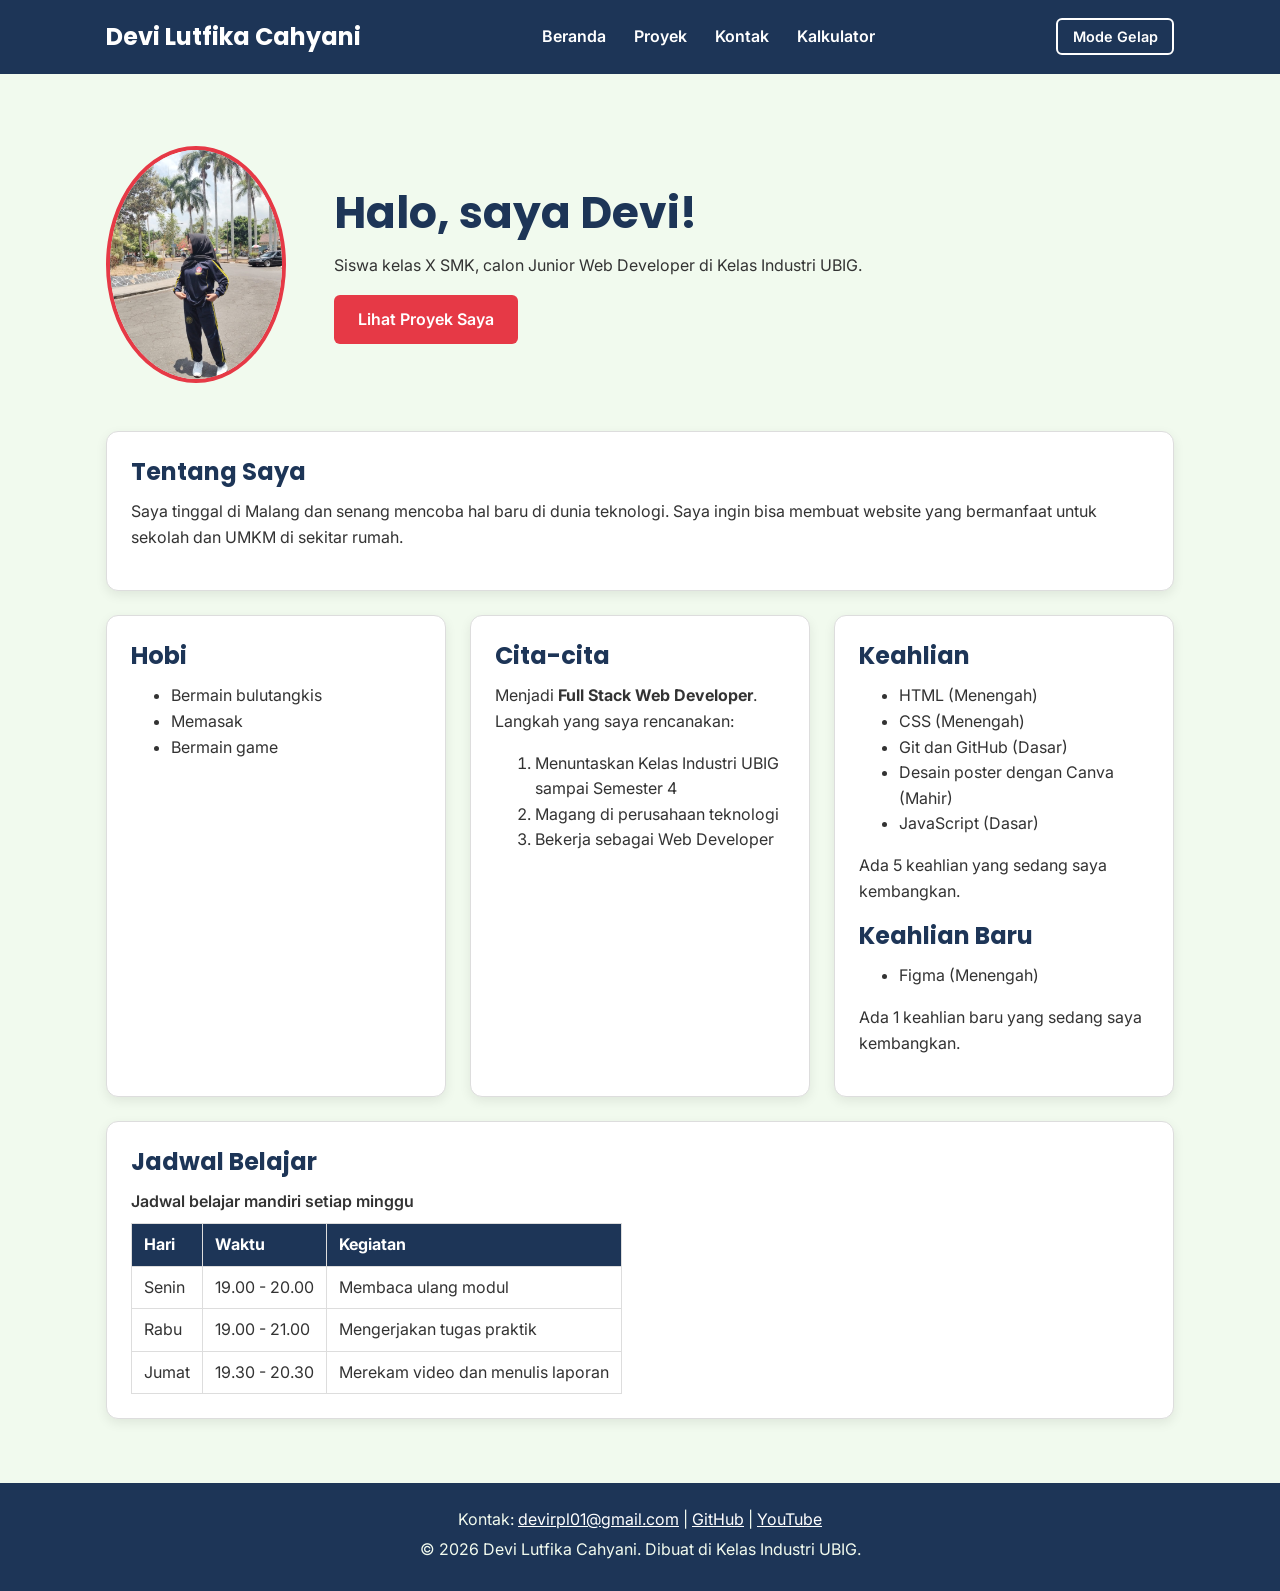
<file: tugas_rumah/index.html>
<!DOCTYPE html>
<html lang="id">

<head>
  <meta charset="UTF-8">
  <meta name="viewport" content="width=device-width, initial-scale=1.0">
  <title>Devi Lutfika Cahyani | Beranda</title>
  <link rel="preconnect" href="https://fonts.googleapis.com">
  <link rel="preconnect" href="https://fonts.gstatic.com" crossorigin>
  <link href="https://fonts.googleapis.com/css2?family=Inter:wght@400;600&family=Poppins:wght@600;700&display=swap"
    rel="stylesheet">
  <link rel="stylesheet" href="css/style.css">
  <script src="main.js" defer></script>
</head>

<body>
  <header>
    <div class="container navbar">
      <h1>Devi Lutfika Cahyani</h1>
      <nav class="menu-laptop">
        <ul>
          <li><a href="index.html">Beranda</a></li>
          <li><a href="proyek.html">Proyek</a></li>
          <li><a href="kontak.html">Kontak</a></li>
          <li><a href="kalkulator.html">Kalkulator</a></li>
        </ul>
      </nav>
      <button type="button" id="tombol-tema" class="tombol-tema">Mode Gelap</button>
      <!-- Tantangan: menu ponsel yang bisa dibuka-tutup -->
      <details class="menu-ponsel">
        <summary>Menu</summary>
        <nav>
          <ul>
            <li><a href="index.html">Beranda</a></li>
            <li><a href="proyek.html">Proyek</a></li>
            <li><a href="kontak.html">Kontak</a></li>
            <li><a href="kalkulator.html">Kalkulator</a></li>
          </ul>
        </nav>
      </details>

    </div>
  </header>

  <main>
    <div class="container">
      <section class="hero">
        <img src="img/foto.jpeg" alt="Foto profil Devi Lutfika" width="180">
        <div>
          <h2>Halo, saya Devi!</h2>
          <p>Siswa kelas X SMK, calon Junior Web Developer di Kelas Industri UBIG.</p>
          <a href="proyek.html" class="tombol">Lihat Proyek Saya</a>
        </div>
      </section>

      <section class="kartu">
        <h2>Tentang Saya</h2>
        <p>Saya tinggal di Malang dan senang mencoba hal baru di dunia teknologi. Saya ingin bisa membuat website yang
          bermanfaat untuk sekolah dan UMKM di sekitar rumah.</p>
      </section>

      <div class="daftar-kartu">
        <section class="kartu">
          <h2>Hobi</h2>
          <ul>
            <li>Bermain bulutangkis</li>
            <li>Memasak</li>
            <li>Bermain game</li>
          </ul>
        </section>

        <section class="kartu">
          <h2>Cita-cita</h2>
          <p>Menjadi <strong>Full Stack Web Developer</strong>. Langkah yang saya rencanakan:</p>
          <ol>
            <li>Menuntaskan Kelas Industri UBIG sampai Semester 4</li>
            <li>Magang di perusahaan teknologi</li>
            <li>Bekerja sebagai Web Developer</li>
          </ol>
        </section>

        <section class="kartu">
          <h2>Keahlian</h2>
          <ul id="daftar-skill"></ul>
          <p id="jumlah-skill"></p>

          <h2>Keahlian Baru</h2>
          <ul>
            <li>Figma (Menengah)</li>
          </ul>
          <p>Ada 1 keahlian baru yang sedang saya kembangkan.</p>
        </section>
      </div>

      <section class="kartu">
        <h2>Jadwal Belajar</h2>
        <table>
          <caption>Jadwal belajar mandiri setiap minggu</caption>
          <thead>
            <tr>
              <th>Hari</th>
              <th>Waktu</th>
              <th>Kegiatan</th>
            </tr>
          </thead>
          <tbody>
            <tr>
              <td>Senin</td>
              <td>19.00 - 20.00</td>
              <td>Membaca ulang modul</td>
            </tr>
            <tr>
              <td>Rabu</td>
              <td>19.00 - 21.00</td>
              <td>Mengerjakan tugas praktik</td>
            </tr>
            <tr>
              <td>Jumat</td>
              <td>19.30 - 20.30</td>
              <td>Merekam video dan menulis laporan</td>
            </tr>
          </tbody>
        </table>
      </section>
    </div>
  </main>

  <footer>
    <p>Kontak: <a href="mailto:devirpl01@gmail.com">devirpl01@gmail.com</a> |
      <a href="https://github.com/devirpl" target="_blank">GitHub</a> |
      <a href="http://www.youtube.com/@DeviRpl" target="_blank">YouTube</a>
    </p>
    <p>&copy; 2026 Devi Lutfika Cahyani. Dibuat di Kelas Industri UBIG.</p>
  </footer>
</body>

</html>
</file>
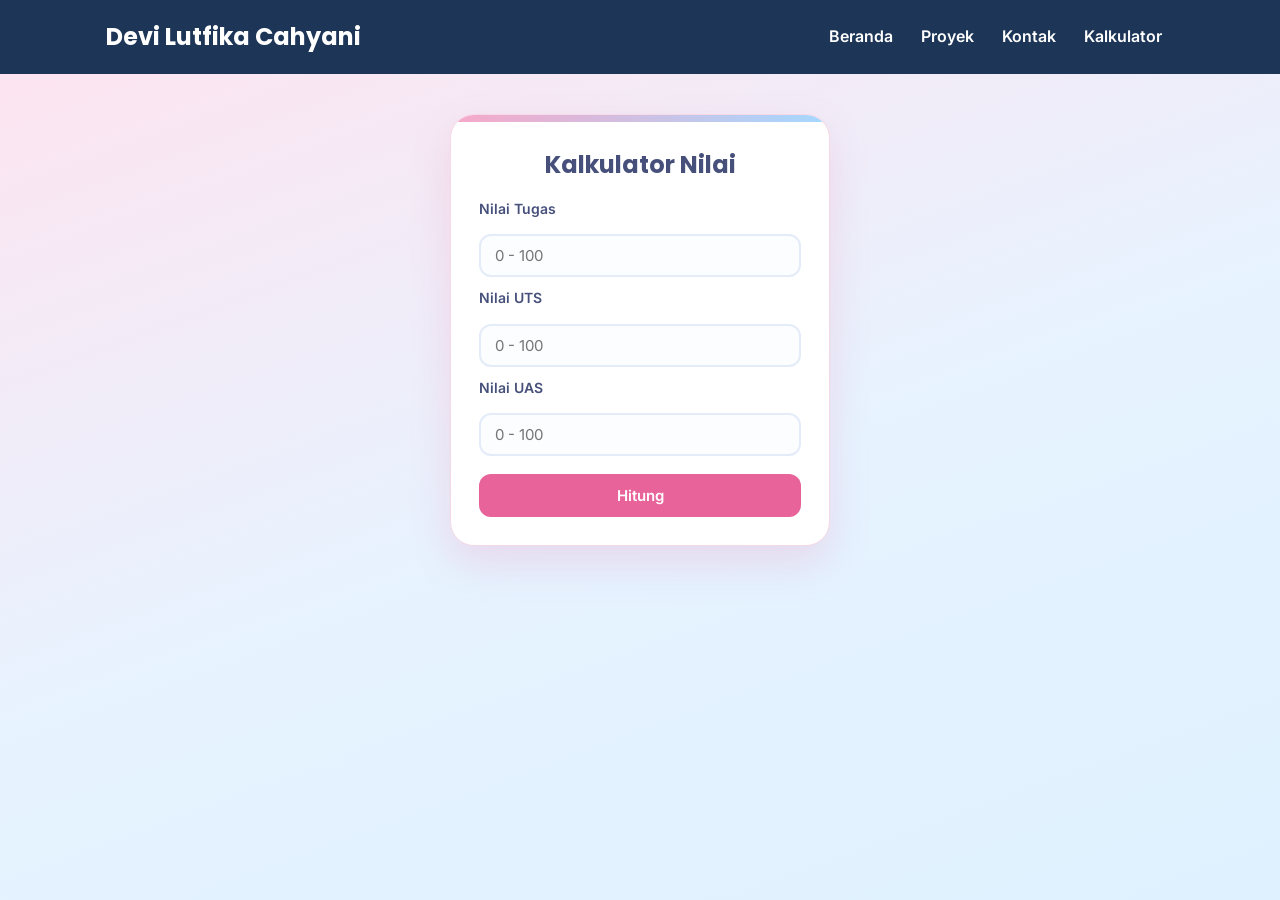
<file: tugas_rumah/kalkulator.html>
<!DOCTYPE html>
<html lang="id">

<head>
  <meta charset="UTF-8">
  <meta name="viewport" content="width=device-width, initial-scale=1.0">
  <title>Devi Lutfika Cahyani | Kalkulator</title>
  <link rel="preconnect" href="https://fonts.googleapis.com">
  <link rel="preconnect" href="https://fonts.gstatic.com" crossorigin>
  <link href="https://fonts.googleapis.com/css2?family=Inter:wght@400;600&family=Poppins:wght@600;700&display=swap"
    rel="stylesheet">
  <link rel="stylesheet" href="css/style.css">
  <link rel="stylesheet" href="css/kalkulator.css">
</head>

<body>
  <header>
    <div class="container navbar">
      <h1>Devi Lutfika Cahyani</h1>
      <nav class="menu-laptop">
        <ul>
          <li><a href="index.html">Beranda</a></li>
          <li><a href="proyek.html">Proyek</a></li>
          <li><a href="kontak.html">Kontak</a></li>
          <li><a href="kalkulator.html">Kalkulator</a></li>
        </ul>
      </nav>
    </div>
  </header>

  <main class="kalkulator">
    <h1>Kalkulator Nilai</h1>

    <label for="tugas">Nilai Tugas</label>
    <input type="number" id="tugas" min="0" max="100" placeholder="0 - 100">

    <label for="uts">Nilai UTS</label>
    <input type="number" id="uts" min="0" max="100" placeholder="0 - 100">

    <label for="uas">Nilai UAS</label>
    <input type="number" id="uas" min="0" max="100" placeholder="0 - 100">

    <button id="tombolHitung">Hitung</button>
    <p id="hasil"></p>
  </main>

  <script src="js/kalkulator.js" defer></script>
</body>

</html>
</file>
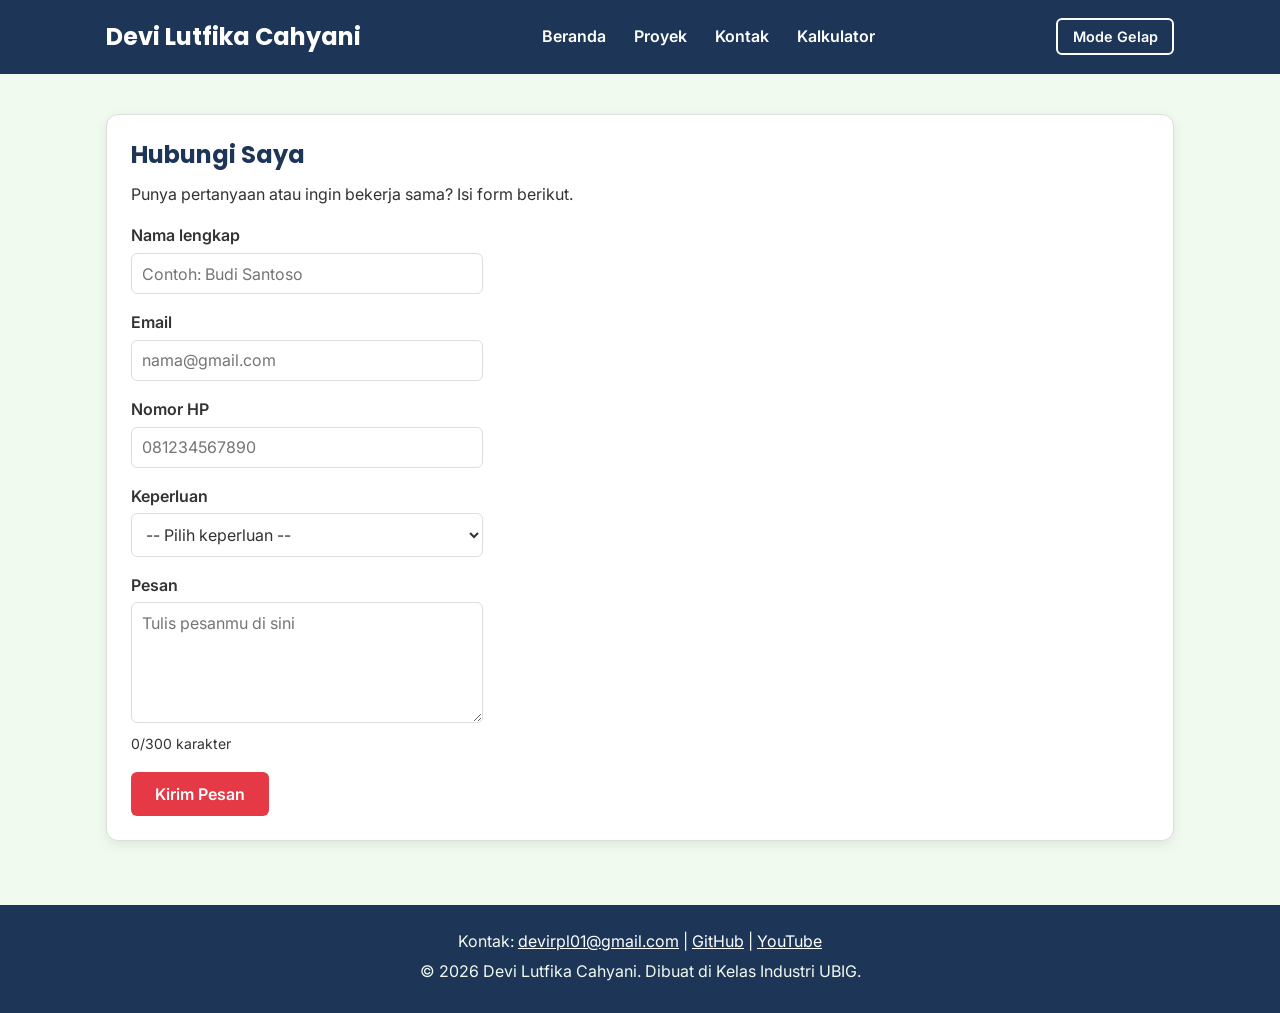
<file: tugas_rumah/kontak.html>
<!DOCTYPE html>
<html lang="id">

<head>
  <meta charset="UTF-8">
  <meta name="viewport" content="width=device-width, initial-scale=1.0">
  <title>Devi Lutfika Cahyani | Kontak</title>
  <link rel="preconnect" href="https://fonts.googleapis.com">
  <link rel="preconnect" href="https://fonts.gstatic.com" crossorigin>
  <link href="https://fonts.googleapis.com/css2?family=Inter:wght@400;600&family=Poppins:wght@600;700&display=swap"
    rel="stylesheet">
  <link rel="stylesheet" href="css/style.css">
  <script src="main.js" defer></script>
</head>

<body>
  <header>
    <div class="container navbar">
      <h1>Devi Lutfika Cahyani</h1>
      <nav class="menu-laptop">
        <ul>
          <li><a href="index.html">Beranda</a></li>
          <li><a href="proyek.html">Proyek</a></li>
          <li><a href="kontak.html">Kontak</a></li>
          <li><a href="kalkulator.html">Kalkulator</a></li>
        </ul>
      </nav>
      <button type="button" id="tombol-tema" class="tombol-tema">Mode Gelap</button>
      <!-- Tantangan: menu ponsel yang bisa dibuka-tutup -->
      <details class="menu-ponsel">
        <summary>Menu</summary>
        <nav>
          <ul>
            <li><a href="index.html">Beranda</a></li>
            <li><a href="proyek.html">Proyek</a></li>
            <li><a href="kontak.html">Kontak</a></li>
            <li><a href="kalkulator.html">Kalkulator</a></li>
          </ul>
        </nav>
      </details>
    </div>
  </header>

  <main>
    <div class="container">
      <section class="kartu">
        <h2>Hubungi Saya</h2>
        <p>Punya pertanyaan atau ingin bekerja sama? Isi form berikut.</p>

        <form>
          <p>
            <label for="nama">Nama lengkap</label><br>
            <input type="text" id="nama" name="nama" placeholder="Contoh: Budi Santoso" required>
          </p>
          <p>
            <label for="email">Email</label><br>
            <input type="email" id="email" name="email" placeholder="nama@gmail.com" required>
          </p>
          <p>
            <label for="hp">Nomor HP</label><br>
            <input type="tel" id="hp" name="hp" placeholder="081234567890" required>
          </p>
          <p>
            <label for="keperluan">Keperluan</label><br>
            <select id="keperluan" name="keperluan" required>
              <option value="">-- Pilih keperluan --</option>
              <option value="bertanya">Bertanya</option>
              <option value="kerja-sama">Kerja sama proyek</option>
              <option value="lainnya">Lainnya</option>
            </select>
          </p>
          <p>
            <label for="pesan">Pesan</label><br>
            <textarea id="pesan" name="pesan" rows="5" cols="40" maxlength="300" placeholder="Tulis pesanmu di sini"
              required></textarea><br><span id="hitung-karakter" class="keterangan">0/300 karakter</span>
          </p>
          <button type="submit">Kirim Pesan</button>
        </form>
      </section>
    </div>
  </main>

  <footer>
    <p>Kontak: <a href="devirpl01@gmail.com">devirpl01@gmail.com</a> |
      <a href="https://github.com/devirpl" target="_blank">GitHub</a> |
      <a href="http://www.youtube.com/@DeviRplgir" target="_blank">YouTube</a>
    </p>
    <p>&copy; 2026 Devi Lutfika Cahyani. Dibuat di Kelas Industri UBIG.</p>
  </footer>
</body>

</html>
</file>
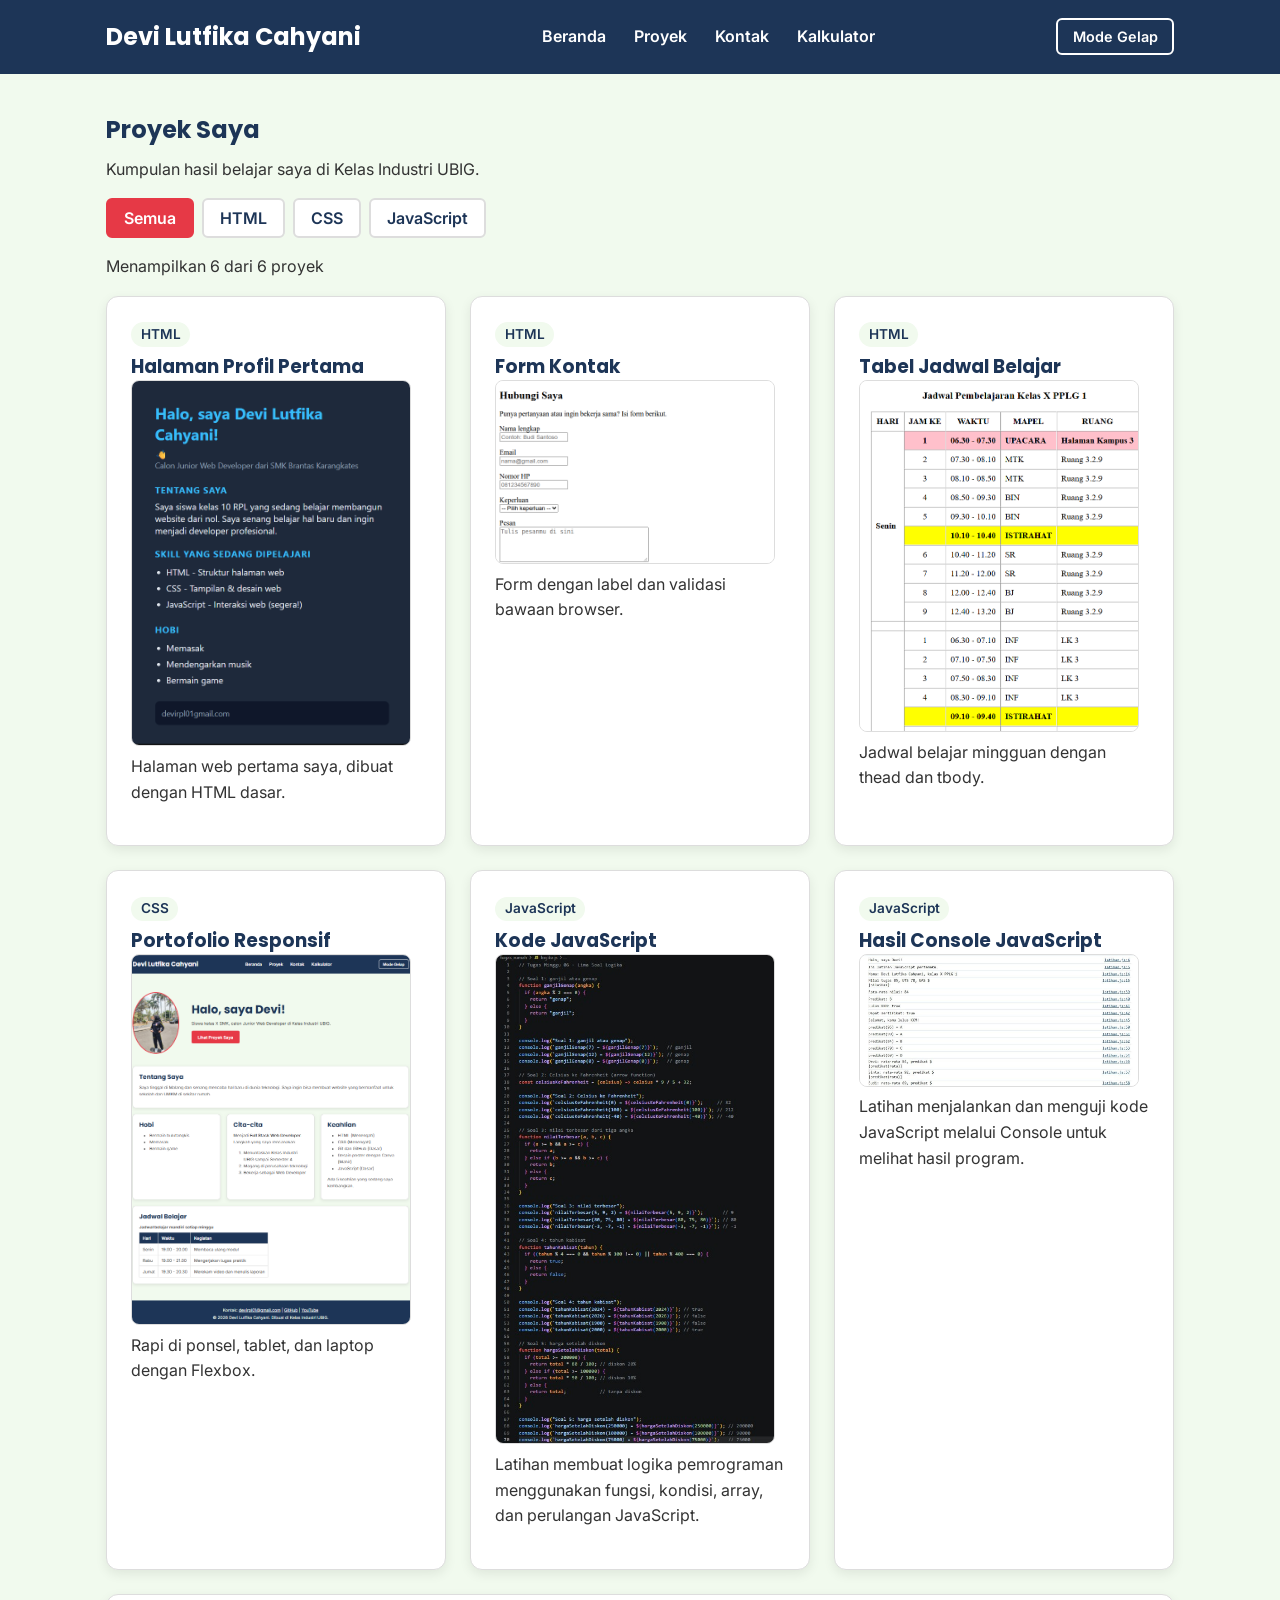
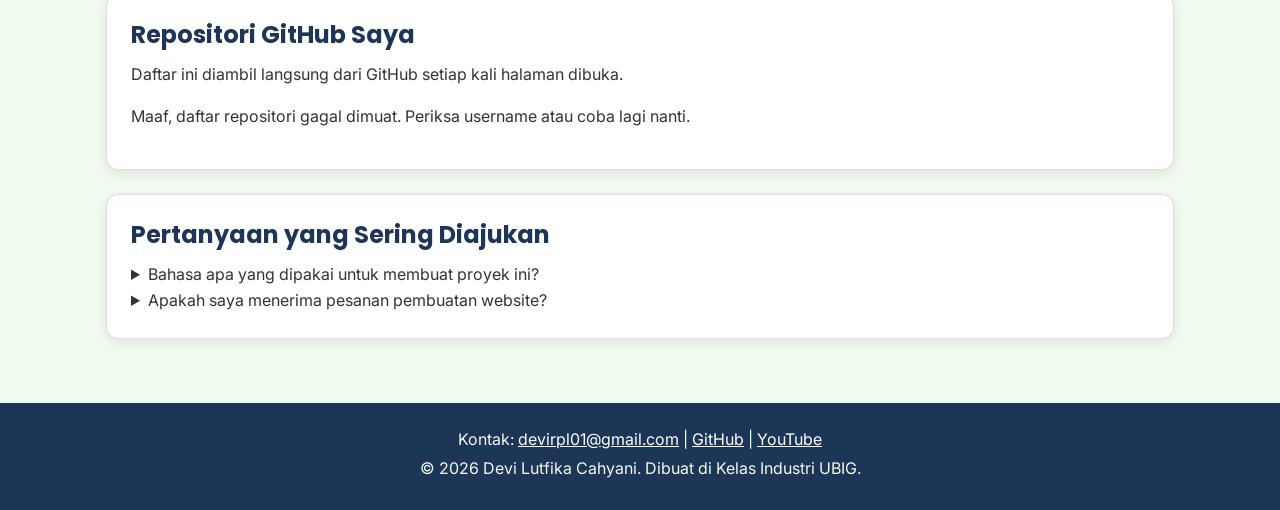
<file: tugas_rumah/proyek.html>
<!DOCTYPE html>
<html lang="id">

<head>
  <meta charset="UTF-8">
  <meta name="viewport" content="width=device-width, initial-scale=1.0">
  <title>Devi Lutfika Cahyani | Proyek</title>
  <link rel="preconnect" href="https://fonts.googleapis.com">
  <link rel="preconnect" href="https://fonts.gstatic.com" crossorigin>
  <link href="https://fonts.googleapis.com/css2?family=Inter:wght@400;600&family=Poppins:wght@600;700&display=swap"
    rel="stylesheet">
  <link rel="stylesheet" href="css/style.css">
  <script src="main.js" defer></script>
</head>

<body>
  <header>
    <div class="container navbar">
      <h1>Devi Lutfika Cahyani</h1>
      <nav class="menu-laptop">
        <ul>
          <li><a href="index.html">Beranda</a></li>
          <li><a href="proyek.html">Proyek</a></li>
          <li><a href="kontak.html">Kontak</a></li>
          <li><a href="kalkulator.html">Kalkulator</a></li>
        </ul>
      </nav>
      <button type="button" id="tombol-tema" class="tombol-tema">Mode Gelap</button>
      <!-- Tantangan: menu ponsel yang bisa dibuka-tutup -->
      <details class="menu-ponsel">
        <summary>Menu</summary>
        <nav>
          <ul>
            <li><a href="index.html">Beranda</a></li>
            <li><a href="proyek.html">Proyek</a></li>
            <li><a href="kontak.html">Kontak</a></li>
            <li><a href="kalkulator.html">Kalkulator</a></li>
          </ul>
        </nav>
      </details>
    </div>
  </header>

  <main>
    <div class="container">
      <section>
        <h2>Proyek Saya</h2>
        <p>Kumpulan hasil belajar saya di Kelas Industri UBIG.</p>

        <div class="filter">
          <button type="button" class="tombol-filter aktif" id="filter-semua">Semua</button>
          <button type="button" class="tombol-filter" id="filter-html">HTML</button>
          <button type="button" class="tombol-filter" id="filter-css">CSS</button>
          <button type="button" class="tombol-filter" id="filter-javascript">JavaScript</button>
        </div>
        <p id="jumlah-proyek"></p>
        <div class="daftar-kartu" id="daftar-proyek"></div>
      </section>

      <section class="kartu">
        <h2>Repositori GitHub Saya</h2>
        <p>Daftar ini diambil langsung dari GitHub setiap kali halaman dibuka.</p>
        <p id="status-repo"></p>
        <ul id="daftar-repo"></ul>
      </section>
      
      <!-- FAQ dengan details dan summary -->
      <section class="kartu">
        <h2>Pertanyaan yang Sering Diajukan</h2>
        <details>
          <summary>Bahasa apa yang dipakai untuk membuat proyek ini?</summary>
          <p>Proyek di halaman ini dibuat dengan HTML, CSS, dan JavaScript.
            Pilih tombol kategori di atas untuk melihat proyek per bahasa.
          </p>
        </details>
        <details>
          <summary>Apakah saya menerima pesanan pembuatan website?</summary>
          <p>Belum, saya masih belajar. Namun kamu tetap boleh menghubungi saya melalui halaman Kontak.</p>
        </details>
      </section>
    </div>
  </main>

  <footer>
    <p>Kontak: <a href="devirpl01@gmail.com">devirpl01@gmail.com</a> |
      <a href="https://github.com/devirpl" target="_blank">GitHub</a> |
      <a href="http://www.youtube.com/@DeviRpl" target="_blank">YouTube</a>
    </p>
    <p>&copy; 2026 Devi Lutfika Cahyani. Dibuat di Kelas Industri UBIG.</p>
  </footer>
</body>

</html>
</file>
<file: tugas_rumah/css/style.css>
/* Gaya portofolio Devi Lutfika Cahyani
   Palet: #1D3557 (utama), #E63946 (aksen), #F1FAEE (latar)
   Huruf: Poppins (judul), Inter (isi)
   Tata letak: mobile first, titik ubah 768px (tablet) dan 1024px (laptop) */

/* 1. Reset */
* {
  box-sizing: border-box;
  margin: 0;
}

img {
  max-width: 100%;
  height: auto;
}

/* 2. Dasar halaman: warna dan huruf */
:root {
  --warna-utama: #1D3557;
  --warna-judul: #1D3557;
  --warna-aksen: #E63946;
  --warna-tautan: #E63946;
  --warna-latar: #F1FAEE;
  --warna-teks: #333333;
  --warna-kartu: #FFFFFF;
  --warna-garis: #DDDDDD;
}

body {
  font-family: "Inter", Arial, sans-serif;
  font-size: 1rem;
  line-height: 1.6;
  color: var(--warna-teks);
  background-color: var(--warna-latar);
}

h1,
h2,
h3 {
  font-family: "Poppins", Arial, sans-serif;
  color: var(--warna-judul);
  line-height: 1.3;
}

h2 {
  margin-bottom: 0.75rem;
}

p,
ul,
ol {
  margin-bottom: 1rem;
}

a {
  color: var(--warna-tautan);
}

/* 3. Wadah, header, dan menu */
.container {
  max-width: 1100px;
  margin: 0 auto;
  padding: 0 1rem;
}

header {
  background-color: var(--warna-utama);
  color: #FFFFFF;
  padding: 1rem 0;
}

header h1 {
  color: #FFFFFF;
  font-size: 1.5rem;
}

.navbar {
  display: flex;
  flex-wrap: wrap;
  justify-content: space-between;
  align-items: center;
  gap: 0.5rem;
}

nav ul {
  display: flex;
  gap: 0.25rem;
  padding: 0;
  margin: 0;
  list-style: none;
}

nav a {
  display: inline-block;
  padding: 0.5rem 0.75rem;
  border-radius: 6px;
  color: #FFFFFF;
  font-weight: 600;
  text-decoration: none;
}

/* Tantangan: menu ponsel buka-tutup dengan details */
.menu-laptop {
  display: none;
}

.menu-ponsel summary {
  padding: 0.5rem 0.75rem;
  border: 1px solid #FFFFFF;
  border-radius: 6px;
  font-weight: 600;
  cursor: pointer;
}

.menu-ponsel ul {
  flex-direction: column;
  margin-top: 0.5rem;
}

/* 4. Isi utama, hero, dan kartu */
main {
  padding: 1.5rem 0;
}

.hero {
  display: flex;
  flex-direction: column;
  align-items: center;
  gap: 1.5rem;
  padding: 1rem 0 2rem;
  text-align: center;
}

.hero img {
  border: 4px solid var(--warna-aksen);
  border-radius: 50%;
}

.hero h2 {
  font-size: 2rem;
}

.tombol {
  display: inline-block;
  padding: 0.75rem 1.5rem;
  border-radius: 6px;
  background-color: var(--warna-aksen);
  color: #FFFFFF;
  font-weight: 600;
  text-decoration: none;
}

.kartu {
  background-color: var(--warna-kartu);
  padding: 1rem;
  margin-bottom: 1.5rem;
  border: 1px solid var(--warna-garis);
  border-radius: 12px;
  box-shadow: 0 4px 12px rgba(0, 0, 0, 0.08);
}

.daftar-kartu {
  display: flex;
  flex-wrap: wrap;
  gap: 1.5rem;
  margin-bottom: 1.5rem;
}

.daftar-kartu .kartu {
  flex: 1 1 280px;
  margin-bottom: 0;
}

article img {
  border-radius: 8px;
  border: 1px solid var(--warna-garis);
}

/* 5. Tabel */
table {
  border-collapse: collapse;
}

caption {
  font-weight: 600;
  text-align: left;
  margin-bottom: 0.5rem;
}

th,
td {
  border: 1px solid var(--warna-garis);
  padding: 0.5rem 0.75rem;
  text-align: left;
}

th {
  background-color: var(--warna-utama);
  color: #FFFFFF;
}

/* 6. Form */
label {
  font-weight: 600;
}

input,
select,
textarea {
  width: 100%;
  max-width: 22rem;
  padding: 0.6rem;
  margin-top: 0.25rem;
  border: 1px solid var(--warna-garis);
  border-radius: 6px;
  font-family: inherit;
  font-size: 1rem;
  background-color: var(--warna-kartu);
  color: var(--warna-teks);
}

.keterangan {
  font-size: 0.875rem;
}

button {
  padding: 0.75rem 1.5rem;
  border: none;
  border-radius: 6px;
  background-color: #E63946;
  color: #FFFFFF;
  font-family: inherit;
  font-size: 1rem;
  font-weight: 600;
  cursor: pointer;
}

/* 7. Footer */
footer {
  background-color: #1D3557;
  color: #F1FAEE;
  text-align: center;
  padding: 1.5rem;
}

footer p {
  margin-bottom: 0.25rem;
}

footer a {
  color: #FFFFFF;
}

/* 8. Tablet: lebar layar 768px ke atas */
@media (min-width: 768px) {
  .menu-laptop {
    display: block;
  }

  .menu-ponsel {
    display: none;
  }

  .hero {
    flex-direction: row;
    padding: 2rem 0 3rem;
    text-align: left;
  }

  .kartu {
    padding: 1.5rem;
  }
}

/* 9. Laptop: lebar layar 1024px ke atas */
@media (min-width: 1024px) {
  main {
    padding: 2.5rem 0;
  }

  .hero {
    gap: 3rem;
  }

  .hero h2 {
    font-size: 2.75rem;
  }
}


/* 10. Tombol tema, filter, dan label kategori */
.tombol-tema {
  padding: 0.5rem 0.9rem;
  border: 2px solid #FFFFFF;
  background-color: transparent;
  font-size: 0.9rem;
}

.filter {
  display: flex;
  flex-wrap: wrap;
  gap: 0.5rem;
  margin-bottom: 1rem;
}

.tombol-filter {
  padding: 0.5rem 1rem;
  border: 2px solid var(--warna-garis);
  background-color: var(--warna-kartu);
  color: var(--warna-judul);
}

.tombol-filter.aktif {
  background-color: var(--warna-aksen);
  border-color: var(--warna-aksen);
  color: #FFFFFF;
}

.label {
  display: inline-block;
  padding: 0.1rem 0.6rem;
  margin-bottom: 0.5rem;
  border-radius: 999px;
  background-color: var(--warna-latar);
  color: var(--warna-judul);
  font-size: 0.85rem;
  font-weight: 600;
}

/* 11. Tema gelap: isi variabel diganti saat body memiliki class gelap */
body.gelap {
  --warna-utama: #0B1526;
  --warna-judul: #A8DADC;
  --warna-tautan: #FF8A8A;
  --warna-latar: #121A24;
  --warna-teks: #E3E8EE;
  --warna-kartu: #1C2836;
  --warna-garis: #34465A;
}
.tambah-skill {
  display: flex;
  flex-direction: column;
  gap: 0.5rem;
  margin-top: 1rem;
}
</file>
<file: tugas_rumah/css/kalkulator.css>
/* ===== GANTI WARNA DI SINI SAJA ===== */
.kalkulator {
  --pink: #e8639a;
  /* tombol dan fokus input */
  --pink-gelap: #cf4a82;
  /* tombol saat disorot */
  --biru: #a5d8ff;
  /* biru pastel (garis atas) */
  --teks: #46507a;
  /* judul, label, dan teks hasil */
  --kotak: #ffffff;
  /* latar kotak kalkulator */
  --hasil: #fdeaf3;
  /* latar kotak hasil */
}

/* Latar halaman: gradasi pink ke biru pastel */
body {
  background: linear-gradient(160deg, #ffe3ef 0%, #e6f3ff 55%, #dff1ff 100%);
  min-height: 100vh;
}

/* ===== KOTAK KALKULATOR ===== */
.kalkulator {
  position: relative;
  overflow: hidden;
  width: calc(100% - 40px);
  max-width: 380px;
  margin: 40px auto;
  background: var(--kotak);
  padding: 34px 28px 28px;
  border-radius: 24px;
  border: 1px solid #f6d9e6;
  box-shadow: 0 18px 40px rgba(232, 99, 154, 0.18);
  display: flex;
  flex-direction: column;
  gap: 10px;
}

/* Garis gradasi pink ke biru di atas kotak */
.kalkulator::before {
  content: "";
  position: absolute;
  top: 0;
  left: 0;
  width: 100%;
  height: 7px;
  background: linear-gradient(90deg, #f7a8c8, var(--biru));
}

.kalkulator h1 {
  font-size: 24px;
  text-align: center;
  margin-bottom: 8px;
  color: var(--teks);
}

.kalkulator label {
  font-weight: 600;
  font-size: 14px;
  color: var(--teks);
}

/* ===== INPUT ===== */
.kalkulator input {
  width: 100%;
  padding: 10px 14px;
  border: 2px solid #e3ecf8;
  border-radius: 12px;
  background: #fbfdff;
  font-size: 15px;
  transition: border-color 0.2s, box-shadow 0.2s;
}

/* Saat kolom diklik */
.kalkulator input:focus {
  outline: none;
  border-color: var(--pink);
  box-shadow: 0 0 0 4px rgba(232, 99, 154, 0.18);
}

/* ===== TOMBOL ===== */
.kalkulator button {
  margin-top: 8px;
  padding: 12px;
  background: var(--pink);
  color: #ffffff;
  border: none;
  border-radius: 12px;
  font-size: 15px;
  font-weight: 600;
  cursor: pointer;
  transition: transform 0.2s, box-shadow 0.2s, background 0.2s;
}

.kalkulator button:hover {
  background: var(--pink-gelap);
  transform: translateY(-2px);
  box-shadow: 0 8px 18px rgba(232, 99, 154, 0.4);
}

.kalkulator button:active {
  transform: scale(0.97);
}

/* ===== KOTAK HASIL ===== */
#hasil {
  margin-top: 8px;
  padding: 14px;
  background: var(--hasil);
  border: 1px dashed #f3a9c8;
  border-radius: 12px;
  text-align: center;
  font-weight: 600;
  color: var(--teks);
}

/* Sembunyikan kotak hasil selama masih kosong */
#hasil:empty {
  display: none;
}

/* ===== LINK KEMBALI ===== */
.kembali {
  margin-top: 12px;
  text-align: center;
  font-size: 14px;
  text-decoration: none;
  color: var(--teks);
}

.kembali:hover {
  text-decoration: underline;
}
</file>
